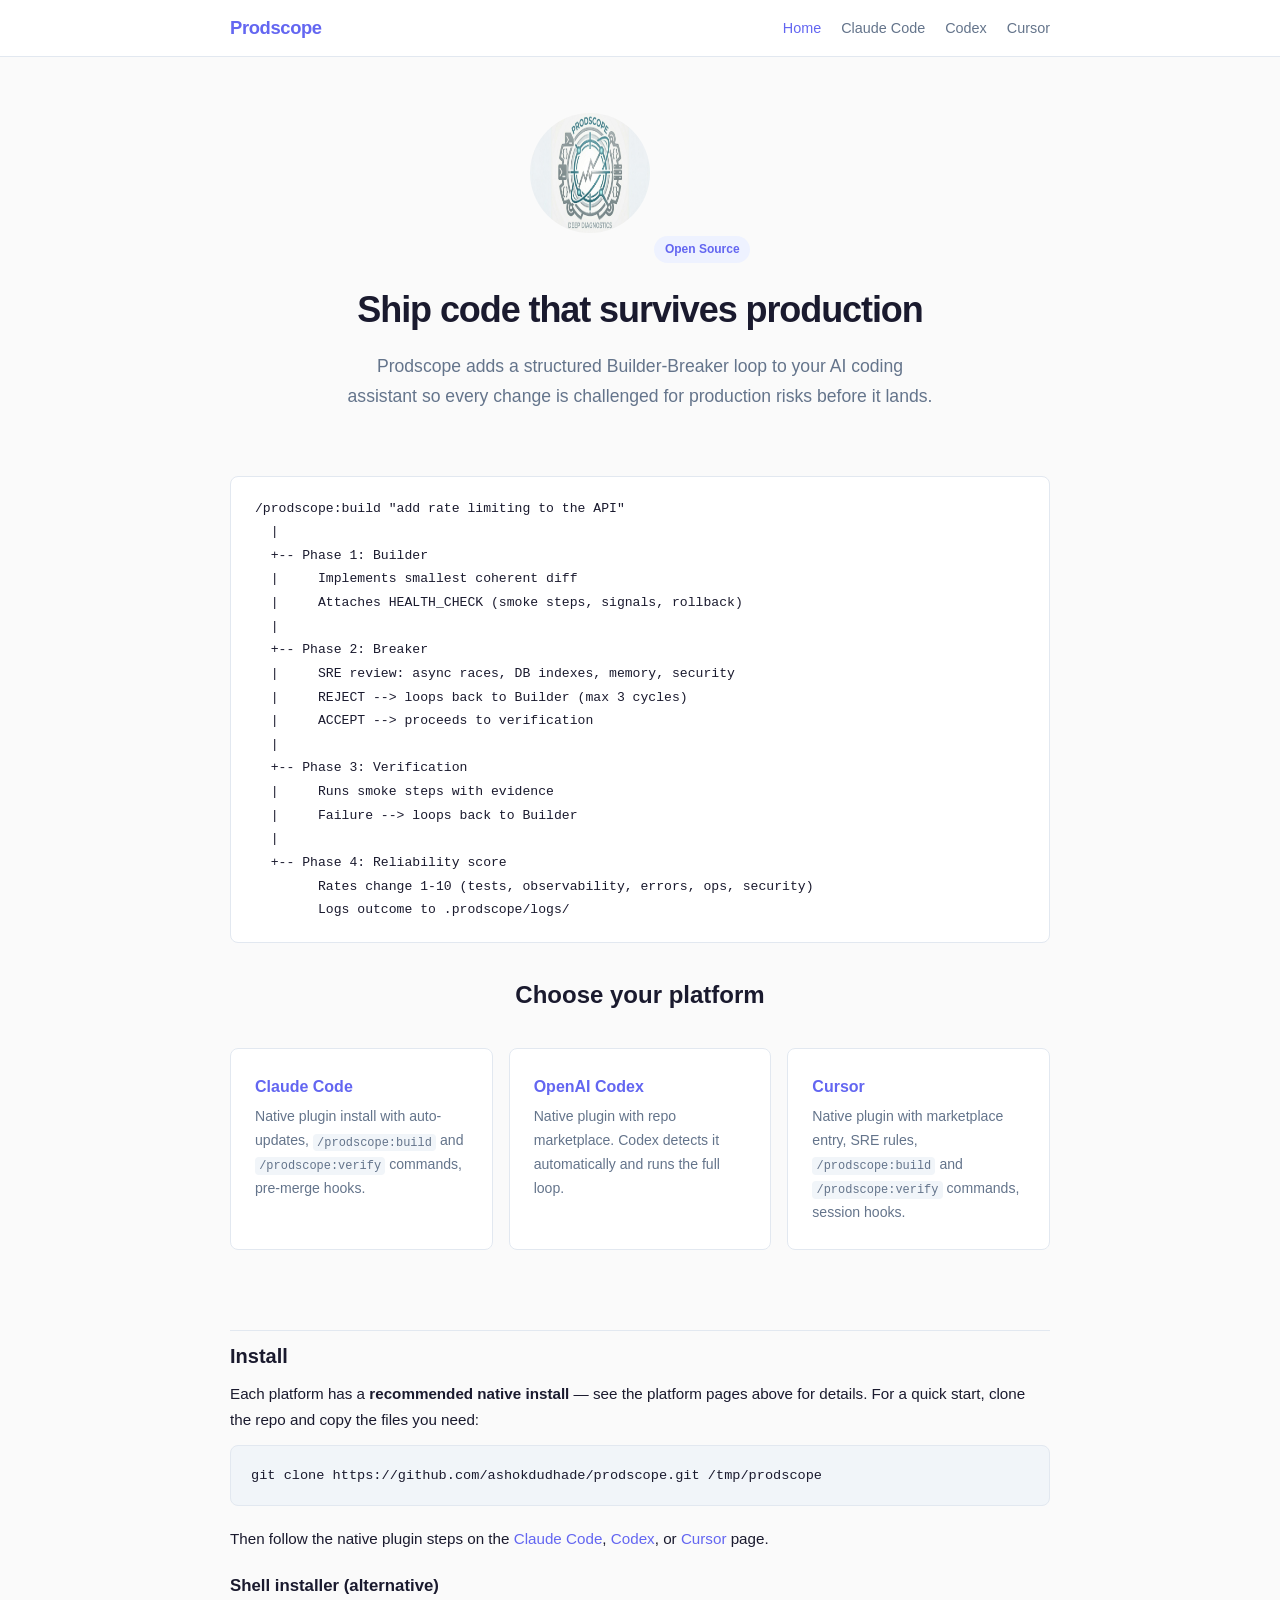
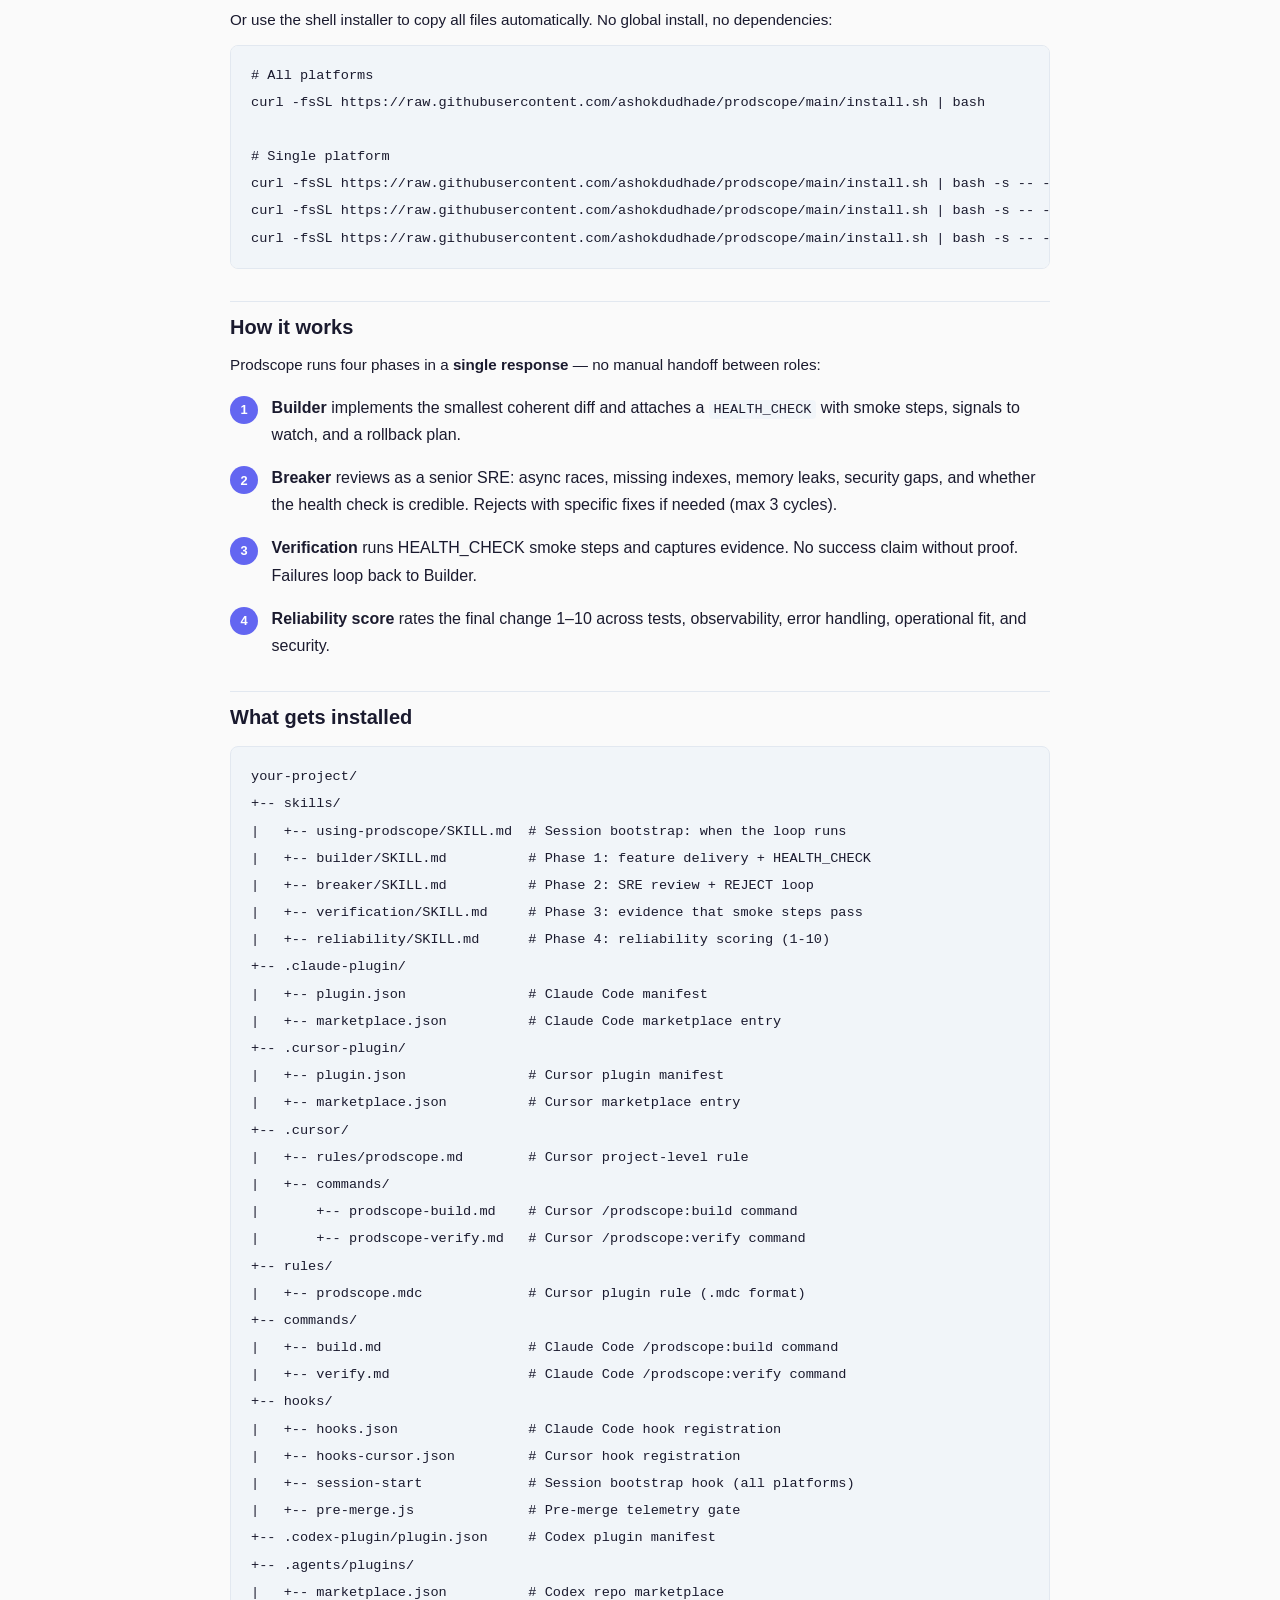
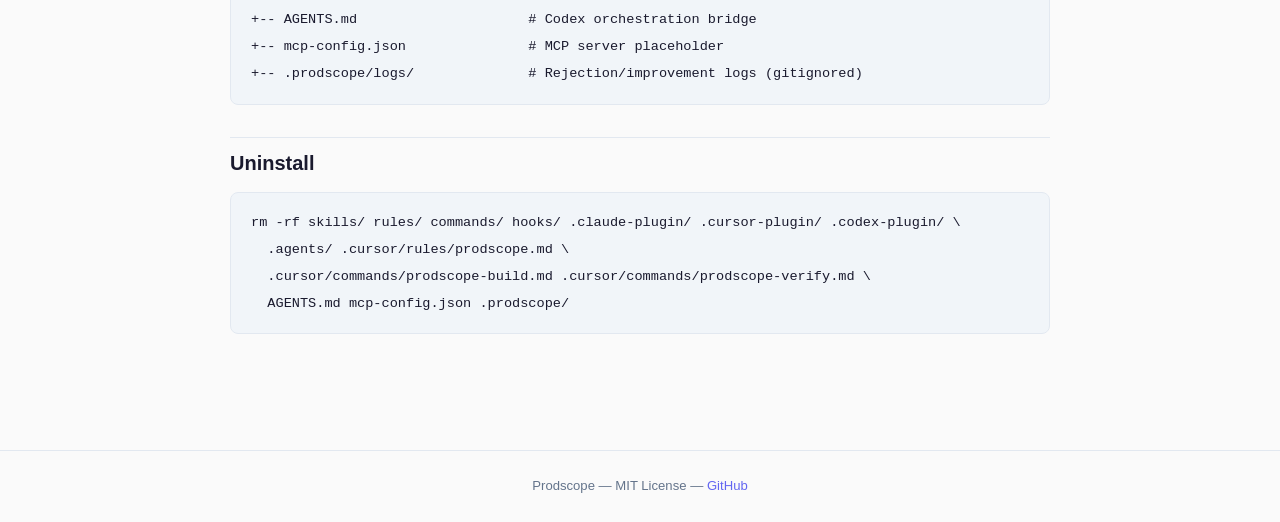
<file: docs/index.html>
<!DOCTYPE html>
<html lang="en">
<head>
  <meta charset="utf-8">
  <meta name="viewport" content="width=device-width,initial-scale=1">
  <title>Prodscope — Builder-Breaker Loop for AI Coding</title>
  <meta name="description" content="Operational-first agentic plugin: Builder ships code, Breaker catches production risks, every change scored for reliability.">
  <link rel="stylesheet" href="style.css">
</head>
<body>

<header>
  <div class="container">
    <a class="logo" href="index.html">Prod<span>scope</span></a>
    <nav>
      <a href="index.html" class="active">Home</a>
      <a href="claude-code.html">Claude Code</a>
      <a href="codex.html">Codex</a>
      <a href="cursor.html">Cursor</a>
    </nav>
  </div>
</header>

<main class="container">

  <section class="hero">
    <img src="logo.png" alt="Prodscope logo" class="hero-logo">
    <span class="badge">Open Source</span>
    <h1>Ship code that survives production</h1>
    <p>Prodscope adds a structured Builder-Breaker loop to your AI coding assistant so every change is challenged for production risks before it lands.</p>
  </section>

  <section class="diagram">/prodscope:build "add rate limiting to the API"
  |
  +-- Phase 1: Builder
  |     Implements smallest coherent diff
  |     Attaches HEALTH_CHECK (smoke steps, signals, rollback)
  |
  +-- Phase 2: Breaker
  |     SRE review: async races, DB indexes, memory, security
  |     REJECT --> loops back to Builder (max 3 cycles)
  |     ACCEPT --> proceeds to verification
  |
  +-- Phase 3: Verification
  |     Runs smoke steps with evidence
  |     Failure --> loops back to Builder
  |
  +-- Phase 4: Reliability score
        Rates change 1-10 (tests, observability, errors, ops, security)
        Logs outcome to .prodscope/logs/</section>

  <h2 style="text-align:center;margin-top:2rem">Choose your platform</h2>

  <div class="cards">
    <a class="card" href="claude-code.html">
      <h3>Claude Code</h3>
      <p>Native plugin install with auto-updates, <code>/prodscope:build</code> and <code>/prodscope:verify</code> commands, pre-merge hooks.</p>
    </a>
    <a class="card" href="codex.html">
      <h3>OpenAI Codex</h3>
      <p>Native plugin with repo marketplace. Codex detects it automatically and runs the full loop.</p>
    </a>
    <a class="card" href="cursor.html">
      <h3>Cursor</h3>
      <p>Native plugin with marketplace entry, SRE rules, <code>/prodscope:build</code> and <code>/prodscope:verify</code> commands, session hooks.</p>
    </a>
  </div>

  <section class="page" style="padding-top:1rem">
    <h2>Install</h2>
    <p>Each platform has a <strong>recommended native install</strong> &mdash; see the platform pages above for details. For a quick start, clone the repo and copy the files you need:</p>
    <pre><code>git clone https://github.com/ashokdudhade/prodscope.git /tmp/prodscope</code></pre>
    <p>Then follow the native plugin steps on the <a href="claude-code.html">Claude Code</a>, <a href="codex.html">Codex</a>, or <a href="cursor.html">Cursor</a> page.</p>

    <h3>Shell installer (alternative)</h3>
    <p>Or use the shell installer to copy all files automatically. No global install, no dependencies:</p>
    <pre><code># All platforms
curl -fsSL https://raw.githubusercontent.com/ashokdudhade/prodscope/main/install.sh | bash

# Single platform
curl -fsSL https://raw.githubusercontent.com/ashokdudhade/prodscope/main/install.sh | bash -s -- --claude-only
curl -fsSL https://raw.githubusercontent.com/ashokdudhade/prodscope/main/install.sh | bash -s -- --cursor-only
curl -fsSL https://raw.githubusercontent.com/ashokdudhade/prodscope/main/install.sh | bash -s -- --codex-only</code></pre>

    <h2>How it works</h2>
    <p>Prodscope runs four phases in a <strong>single response</strong> &mdash; no manual handoff between roles:</p>

    <div class="step">
      <div class="step-num">1</div>
      <div class="step-body">
        <strong>Builder</strong> implements the smallest coherent diff and attaches a <code>HEALTH_CHECK</code> with smoke steps, signals to watch, and a rollback plan.
      </div>
    </div>
    <div class="step">
      <div class="step-num">2</div>
      <div class="step-body">
        <strong>Breaker</strong> reviews as a senior SRE: async races, missing indexes, memory leaks, security gaps, and whether the health check is credible. Rejects with specific fixes if needed (max 3 cycles).
      </div>
    </div>
    <div class="step">
      <div class="step-num">3</div>
      <div class="step-body">
        <strong>Verification</strong> runs HEALTH_CHECK smoke steps and captures evidence. No success claim without proof. Failures loop back to Builder.
      </div>
    </div>
    <div class="step">
      <div class="step-num">4</div>
      <div class="step-body">
        <strong>Reliability score</strong> rates the final change 1&ndash;10 across tests, observability, error handling, operational fit, and security.
      </div>
    </div>

    <h2>What gets installed</h2>
    <pre><code>your-project/
+-- skills/
|   +-- using-prodscope/SKILL.md  # Session bootstrap: when the loop runs
|   +-- builder/SKILL.md          # Phase 1: feature delivery + HEALTH_CHECK
|   +-- breaker/SKILL.md          # Phase 2: SRE review + REJECT loop
|   +-- verification/SKILL.md     # Phase 3: evidence that smoke steps pass
|   +-- reliability/SKILL.md      # Phase 4: reliability scoring (1-10)
+-- .claude-plugin/
|   +-- plugin.json               # Claude Code manifest
|   +-- marketplace.json          # Claude Code marketplace entry
+-- .cursor-plugin/
|   +-- plugin.json               # Cursor plugin manifest
|   +-- marketplace.json          # Cursor marketplace entry
+-- .cursor/
|   +-- rules/prodscope.md        # Cursor project-level rule
|   +-- commands/
|       +-- prodscope-build.md    # Cursor /prodscope:build command
|       +-- prodscope-verify.md   # Cursor /prodscope:verify command
+-- rules/
|   +-- prodscope.mdc             # Cursor plugin rule (.mdc format)
+-- commands/
|   +-- build.md                  # Claude Code /prodscope:build command
|   +-- verify.md                 # Claude Code /prodscope:verify command
+-- hooks/
|   +-- hooks.json                # Claude Code hook registration
|   +-- hooks-cursor.json         # Cursor hook registration
|   +-- session-start             # Session bootstrap hook (all platforms)
|   +-- pre-merge.js              # Pre-merge telemetry gate
+-- .codex-plugin/plugin.json     # Codex plugin manifest
+-- .agents/plugins/
|   +-- marketplace.json          # Codex repo marketplace
+-- AGENTS.md                     # Codex orchestration bridge
+-- mcp-config.json               # MCP server placeholder
+-- .prodscope/logs/              # Rejection/improvement logs (gitignored)</code></pre>

    <h2>Uninstall</h2>
    <pre><code>rm -rf skills/ rules/ commands/ hooks/ .claude-plugin/ .cursor-plugin/ .codex-plugin/ \
  .agents/ .cursor/rules/prodscope.md \
  .cursor/commands/prodscope-build.md .cursor/commands/prodscope-verify.md \
  AGENTS.md mcp-config.json .prodscope/</code></pre>
  </section>

</main>

<footer>
  <div class="container">Prodscope &mdash; MIT License &mdash; <a href="https://github.com/ashokdudhade/prodscope">GitHub</a></div>
</footer>

</body>
</html>
</file>
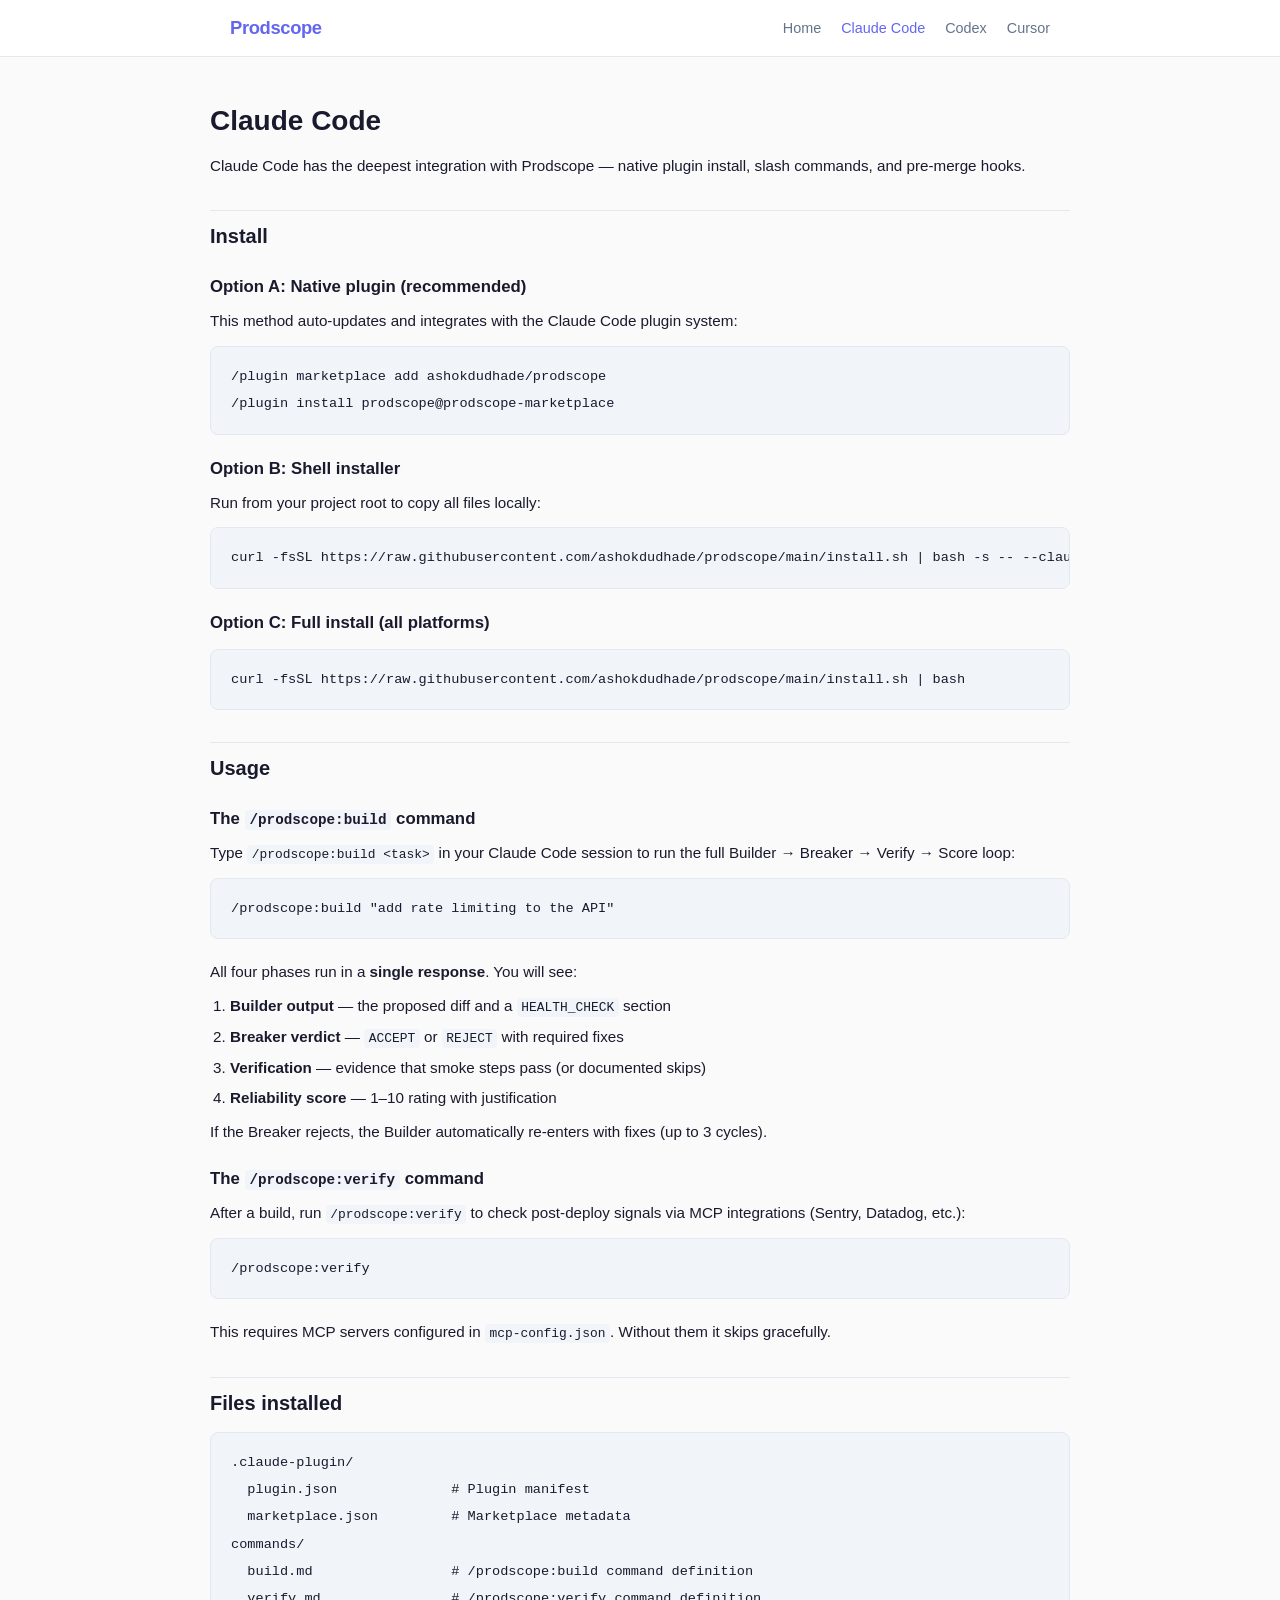
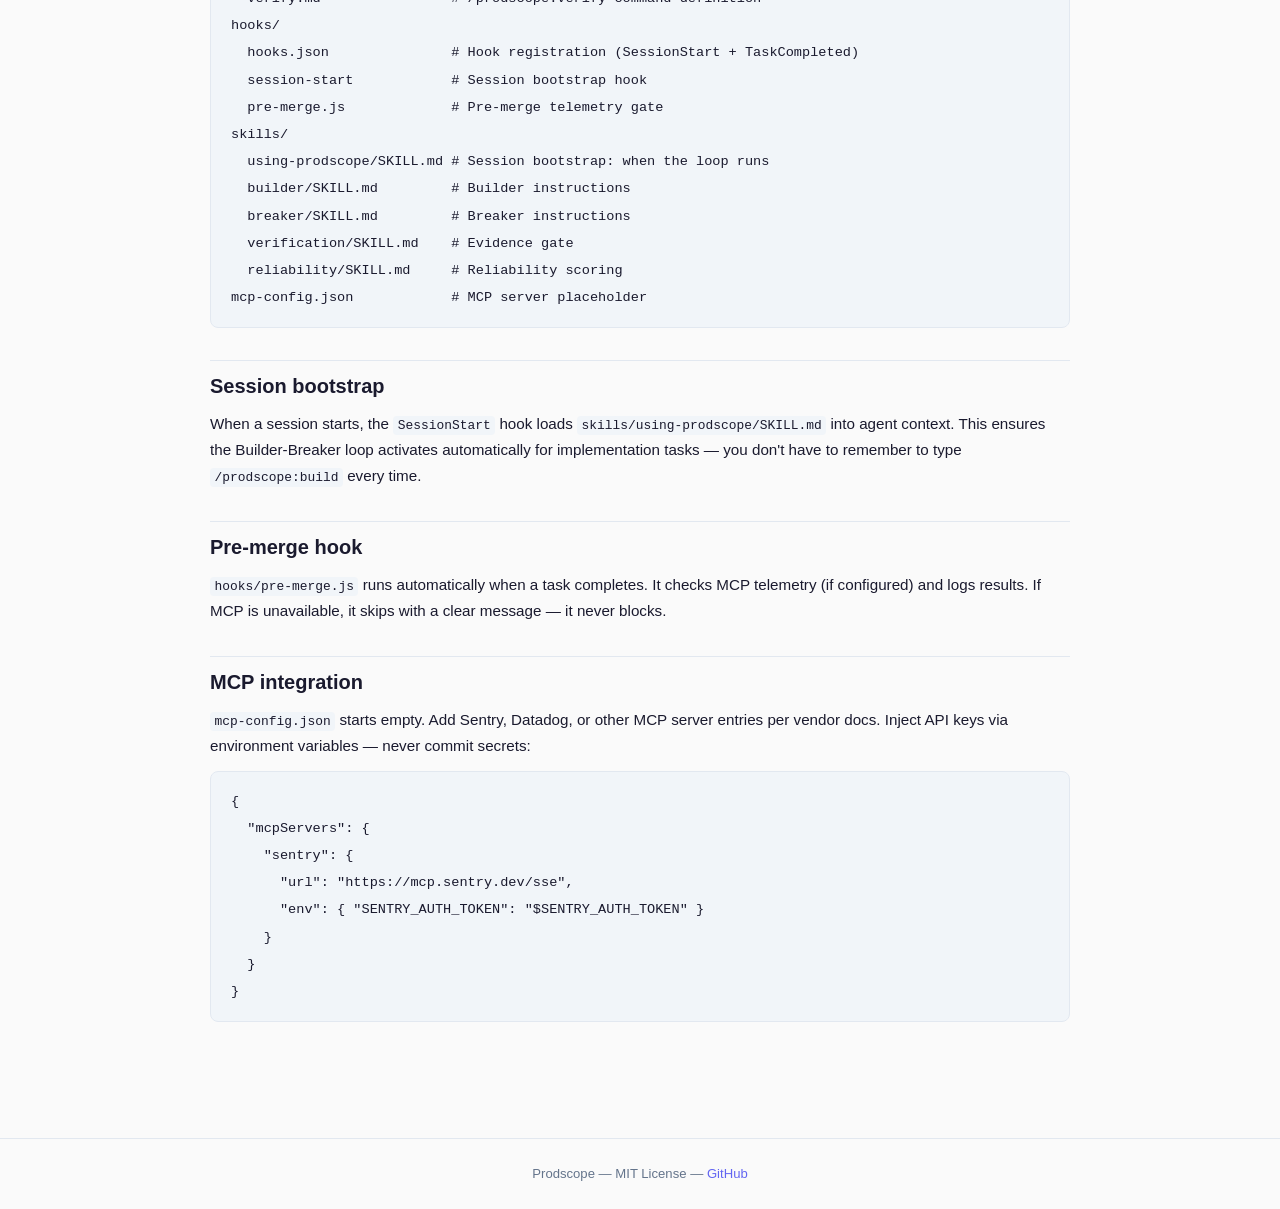
<file: docs/claude-code.html>
<!DOCTYPE html>
<html lang="en">
<head>
  <meta charset="utf-8">
  <meta name="viewport" content="width=device-width,initial-scale=1">
  <title>Prodscope &mdash; Claude Code Setup</title>
  <meta name="description" content="Install and use Prodscope with Claude Code: native plugin, /prodscope:build command, pre-merge hooks, and MCP verification.">
  <link rel="stylesheet" href="style.css">
</head>
<body>

<header>
  <div class="container">
    <a class="logo" href="index.html">Prod<span>scope</span></a>
    <nav>
      <a href="index.html">Home</a>
      <a href="claude-code.html" class="active">Claude Code</a>
      <a href="codex.html">Codex</a>
      <a href="cursor.html">Cursor</a>
    </nav>
  </div>
</header>

<main class="container page">

  <h1>Claude Code</h1>
  <p>Claude Code has the deepest integration with Prodscope &mdash; native plugin install, slash commands, and pre-merge hooks.</p>

  <h2>Install</h2>

  <h3>Option A: Native plugin (recommended)</h3>
  <p>This method auto-updates and integrates with the Claude Code plugin system:</p>
  <pre><code>/plugin marketplace add ashokdudhade/prodscope
/plugin install prodscope@prodscope-marketplace</code></pre>

  <h3>Option B: Shell installer</h3>
  <p>Run from your project root to copy all files locally:</p>
  <pre><code>curl -fsSL https://raw.githubusercontent.com/ashokdudhade/prodscope/main/install.sh | bash -s -- --claude-only</code></pre>

  <h3>Option C: Full install (all platforms)</h3>
  <pre><code>curl -fsSL https://raw.githubusercontent.com/ashokdudhade/prodscope/main/install.sh | bash</code></pre>

  <h2>Usage</h2>

  <h3>The <code>/prodscope:build</code> command</h3>
  <p>Type <code>/prodscope:build &lt;task&gt;</code> in your Claude Code session to run the full Builder &rarr; Breaker &rarr; Verify &rarr; Score loop:</p>
  <pre><code>/prodscope:build "add rate limiting to the API"</code></pre>
  <p>All four phases run in a <strong>single response</strong>. You will see:</p>
  <ol>
    <li><strong>Builder output</strong> &mdash; the proposed diff and a <code>HEALTH_CHECK</code> section</li>
    <li><strong>Breaker verdict</strong> &mdash; <code>ACCEPT</code> or <code>REJECT</code> with required fixes</li>
    <li><strong>Verification</strong> &mdash; evidence that smoke steps pass (or documented skips)</li>
    <li><strong>Reliability score</strong> &mdash; 1&ndash;10 rating with justification</li>
  </ol>
  <p>If the Breaker rejects, the Builder automatically re-enters with fixes (up to 3 cycles).</p>

  <h3>The <code>/prodscope:verify</code> command</h3>
  <p>After a build, run <code>/prodscope:verify</code> to check post-deploy signals via MCP integrations (Sentry, Datadog, etc.):</p>
  <pre><code>/prodscope:verify</code></pre>
  <p>This requires MCP servers configured in <code>mcp-config.json</code>. Without them it skips gracefully.</p>

  <h2>Files installed</h2>
  <pre><code>.claude-plugin/
  plugin.json              # Plugin manifest
  marketplace.json         # Marketplace metadata
commands/
  build.md                 # /prodscope:build command definition
  verify.md                # /prodscope:verify command definition
hooks/
  hooks.json               # Hook registration (SessionStart + TaskCompleted)
  session-start            # Session bootstrap hook
  pre-merge.js             # Pre-merge telemetry gate
skills/
  using-prodscope/SKILL.md # Session bootstrap: when the loop runs
  builder/SKILL.md         # Builder instructions
  breaker/SKILL.md         # Breaker instructions
  verification/SKILL.md    # Evidence gate
  reliability/SKILL.md     # Reliability scoring
mcp-config.json            # MCP server placeholder</code></pre>

  <h2>Session bootstrap</h2>
  <p>When a session starts, the <code>SessionStart</code> hook loads <code>skills/using-prodscope/SKILL.md</code> into agent context. This ensures the Builder-Breaker loop activates automatically for implementation tasks &mdash; you don't have to remember to type <code>/prodscope:build</code> every time.</p>

  <h2>Pre-merge hook</h2>
  <p><code>hooks/pre-merge.js</code> runs automatically when a task completes. It checks MCP telemetry (if configured) and logs results. If MCP is unavailable, it skips with a clear message &mdash; it never blocks.</p>

  <h2>MCP integration</h2>
  <p><code>mcp-config.json</code> starts empty. Add Sentry, Datadog, or other MCP server entries per vendor docs. Inject API keys via environment variables &mdash; never commit secrets:</p>
  <pre><code>{
  "mcpServers": {
    "sentry": {
      "url": "https://mcp.sentry.dev/sse",
      "env": { "SENTRY_AUTH_TOKEN": "$SENTRY_AUTH_TOKEN" }
    }
  }
}</code></pre>

</main>

<footer>
  <div class="container">Prodscope &mdash; MIT License &mdash; <a href="https://github.com/ashokdudhade/prodscope">GitHub</a></div>
</footer>

</body>
</html>
</file>
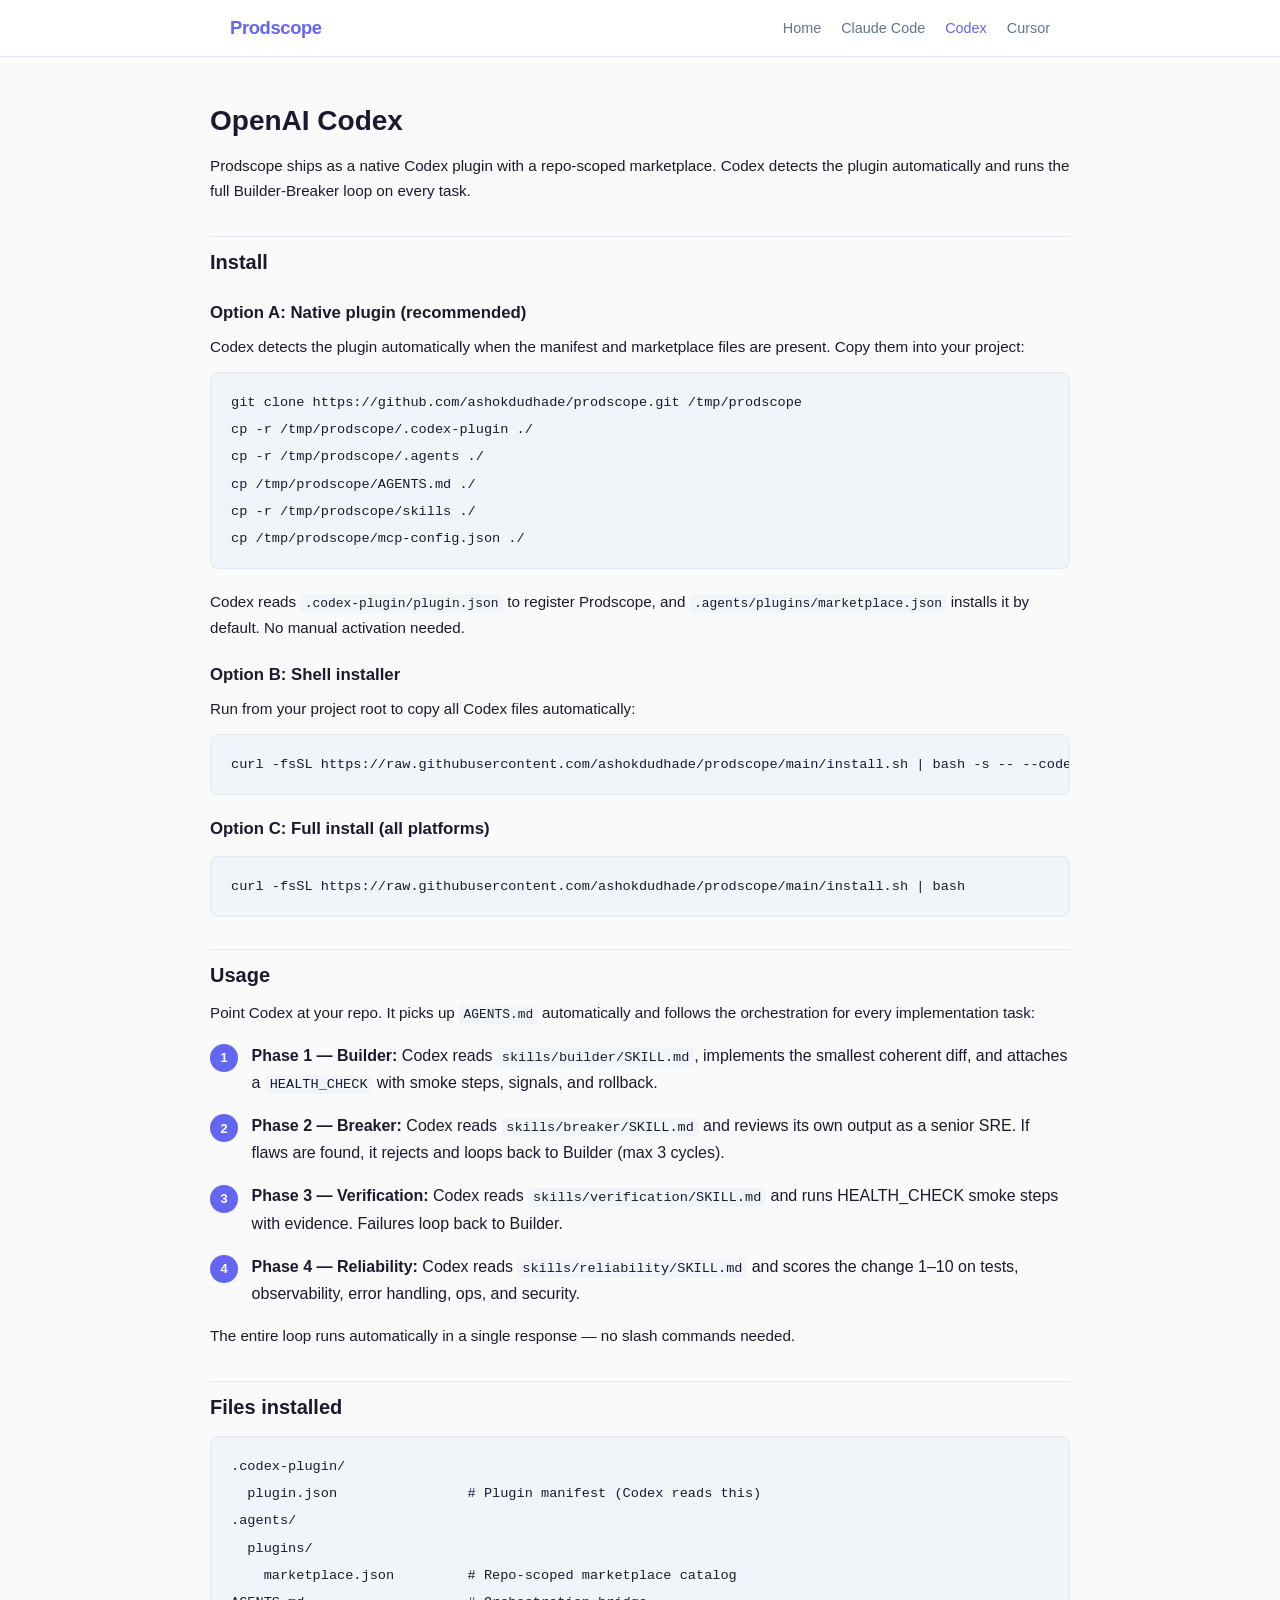
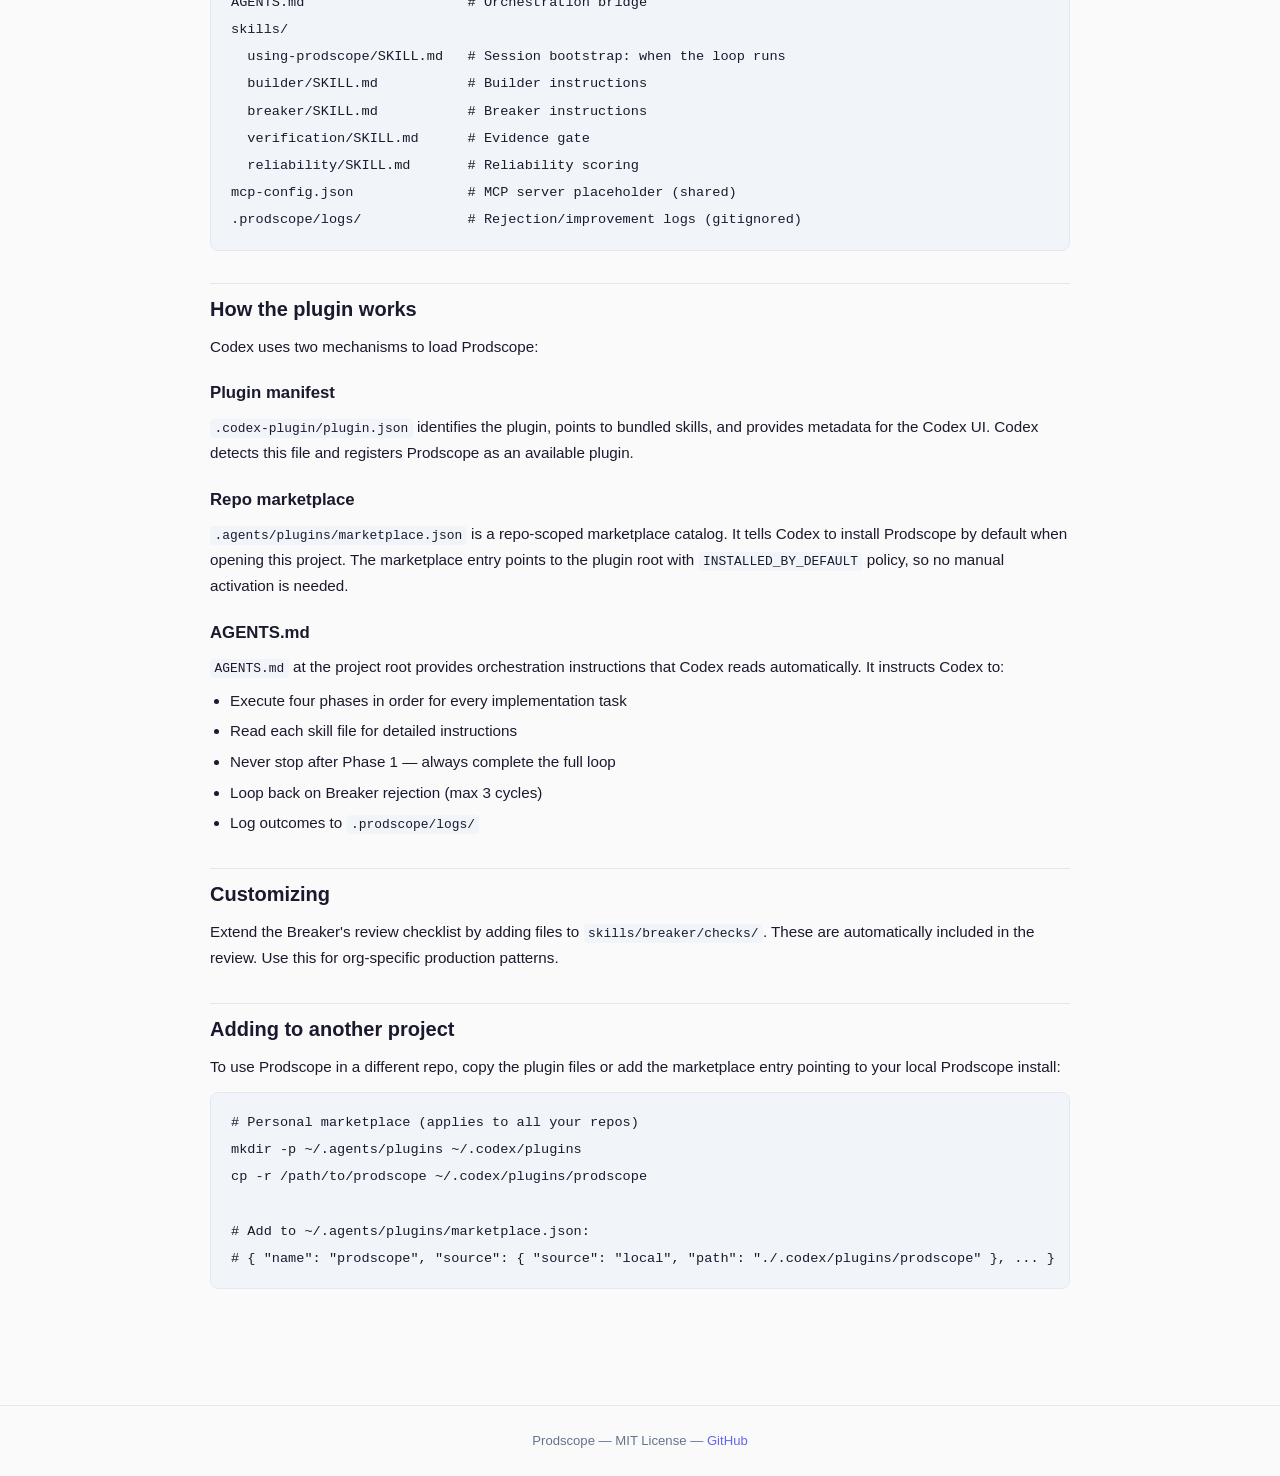
<file: docs/codex.html>
<!DOCTYPE html>
<html lang="en">
<head>
  <meta charset="utf-8">
  <meta name="viewport" content="width=device-width,initial-scale=1">
  <title>Prodscope &mdash; OpenAI Codex Setup</title>
  <meta name="description" content="Install and use Prodscope with OpenAI Codex: native plugin marketplace, AGENTS.md orchestration, skills-based workflow.">
  <link rel="stylesheet" href="style.css">
</head>
<body>

<header>
  <div class="container">
    <a class="logo" href="index.html">Prod<span>scope</span></a>
    <nav>
      <a href="index.html">Home</a>
      <a href="claude-code.html">Claude Code</a>
      <a href="codex.html" class="active">Codex</a>
      <a href="cursor.html">Cursor</a>
    </nav>
  </div>
</header>

<main class="container page">

  <h1>OpenAI Codex</h1>
  <p>Prodscope ships as a native Codex plugin with a repo-scoped marketplace. Codex detects the plugin automatically and runs the full Builder-Breaker loop on every task.</p>

  <h2>Install</h2>

  <h3>Option A: Native plugin (recommended)</h3>
  <p>Codex detects the plugin automatically when the manifest and marketplace files are present. Copy them into your project:</p>
  <pre><code>git clone https://github.com/ashokdudhade/prodscope.git /tmp/prodscope
cp -r /tmp/prodscope/.codex-plugin ./
cp -r /tmp/prodscope/.agents ./
cp /tmp/prodscope/AGENTS.md ./
cp -r /tmp/prodscope/skills ./
cp /tmp/prodscope/mcp-config.json ./</code></pre>
  <p>Codex reads <code>.codex-plugin/plugin.json</code> to register Prodscope, and <code>.agents/plugins/marketplace.json</code> installs it by default. No manual activation needed.</p>

  <h3>Option B: Shell installer</h3>
  <p>Run from your project root to copy all Codex files automatically:</p>
  <pre><code>curl -fsSL https://raw.githubusercontent.com/ashokdudhade/prodscope/main/install.sh | bash -s -- --codex-only</code></pre>

  <h3>Option C: Full install (all platforms)</h3>
  <pre><code>curl -fsSL https://raw.githubusercontent.com/ashokdudhade/prodscope/main/install.sh | bash</code></pre>

  <h2>Usage</h2>
  <p>Point Codex at your repo. It picks up <code>AGENTS.md</code> automatically and follows the orchestration for every implementation task:</p>

  <div class="step">
    <div class="step-num">1</div>
    <div class="step-body">
      <strong>Phase 1 &mdash; Builder:</strong> Codex reads <code>skills/builder/SKILL.md</code>, implements the smallest coherent diff, and attaches a <code>HEALTH_CHECK</code> with smoke steps, signals, and rollback.
    </div>
  </div>
  <div class="step">
    <div class="step-num">2</div>
    <div class="step-body">
      <strong>Phase 2 &mdash; Breaker:</strong> Codex reads <code>skills/breaker/SKILL.md</code> and reviews its own output as a senior SRE. If flaws are found, it rejects and loops back to Builder (max 3 cycles).
    </div>
  </div>
  <div class="step">
    <div class="step-num">3</div>
    <div class="step-body">
      <strong>Phase 3 &mdash; Verification:</strong> Codex reads <code>skills/verification/SKILL.md</code> and runs HEALTH_CHECK smoke steps with evidence. Failures loop back to Builder.
    </div>
  </div>
  <div class="step">
    <div class="step-num">4</div>
    <div class="step-body">
      <strong>Phase 4 &mdash; Reliability:</strong> Codex reads <code>skills/reliability/SKILL.md</code> and scores the change 1&ndash;10 on tests, observability, error handling, ops, and security.
    </div>
  </div>

  <p>The entire loop runs automatically in a single response &mdash; no slash commands needed.</p>

  <h2>Files installed</h2>
  <pre><code>.codex-plugin/
  plugin.json                # Plugin manifest (Codex reads this)
.agents/
  plugins/
    marketplace.json         # Repo-scoped marketplace catalog
AGENTS.md                    # Orchestration bridge
skills/
  using-prodscope/SKILL.md   # Session bootstrap: when the loop runs
  builder/SKILL.md           # Builder instructions
  breaker/SKILL.md           # Breaker instructions
  verification/SKILL.md      # Evidence gate
  reliability/SKILL.md       # Reliability scoring
mcp-config.json              # MCP server placeholder (shared)
.prodscope/logs/             # Rejection/improvement logs (gitignored)</code></pre>

  <h2>How the plugin works</h2>
  <p>Codex uses two mechanisms to load Prodscope:</p>

  <h3>Plugin manifest</h3>
  <p><code>.codex-plugin/plugin.json</code> identifies the plugin, points to bundled skills, and provides metadata for the Codex UI. Codex detects this file and registers Prodscope as an available plugin.</p>

  <h3>Repo marketplace</h3>
  <p><code>.agents/plugins/marketplace.json</code> is a repo-scoped marketplace catalog. It tells Codex to install Prodscope by default when opening this project. The marketplace entry points to the plugin root with <code>INSTALLED_BY_DEFAULT</code> policy, so no manual activation is needed.</p>

  <h3>AGENTS.md</h3>
  <p><code>AGENTS.md</code> at the project root provides orchestration instructions that Codex reads automatically. It instructs Codex to:</p>
  <ul>
    <li>Execute four phases in order for every implementation task</li>
    <li>Read each skill file for detailed instructions</li>
    <li>Never stop after Phase 1 &mdash; always complete the full loop</li>
    <li>Loop back on Breaker rejection (max 3 cycles)</li>
    <li>Log outcomes to <code>.prodscope/logs/</code></li>
  </ul>

  <h2>Customizing</h2>
  <p>Extend the Breaker's review checklist by adding files to <code>skills/breaker/checks/</code>. These are automatically included in the review. Use this for org-specific production patterns.</p>

  <h2>Adding to another project</h2>
  <p>To use Prodscope in a different repo, copy the plugin files or add the marketplace entry pointing to your local Prodscope install:</p>
  <pre><code># Personal marketplace (applies to all your repos)
mkdir -p ~/.agents/plugins ~/.codex/plugins
cp -r /path/to/prodscope ~/.codex/plugins/prodscope

# Add to ~/.agents/plugins/marketplace.json:
# { "name": "prodscope", "source": { "source": "local", "path": "./.codex/plugins/prodscope" }, ... }</code></pre>

</main>

<footer>
  <div class="container">Prodscope &mdash; MIT License &mdash; <a href="https://github.com/ashokdudhade/prodscope">GitHub</a></div>
</footer>

</body>
</html>
</file>
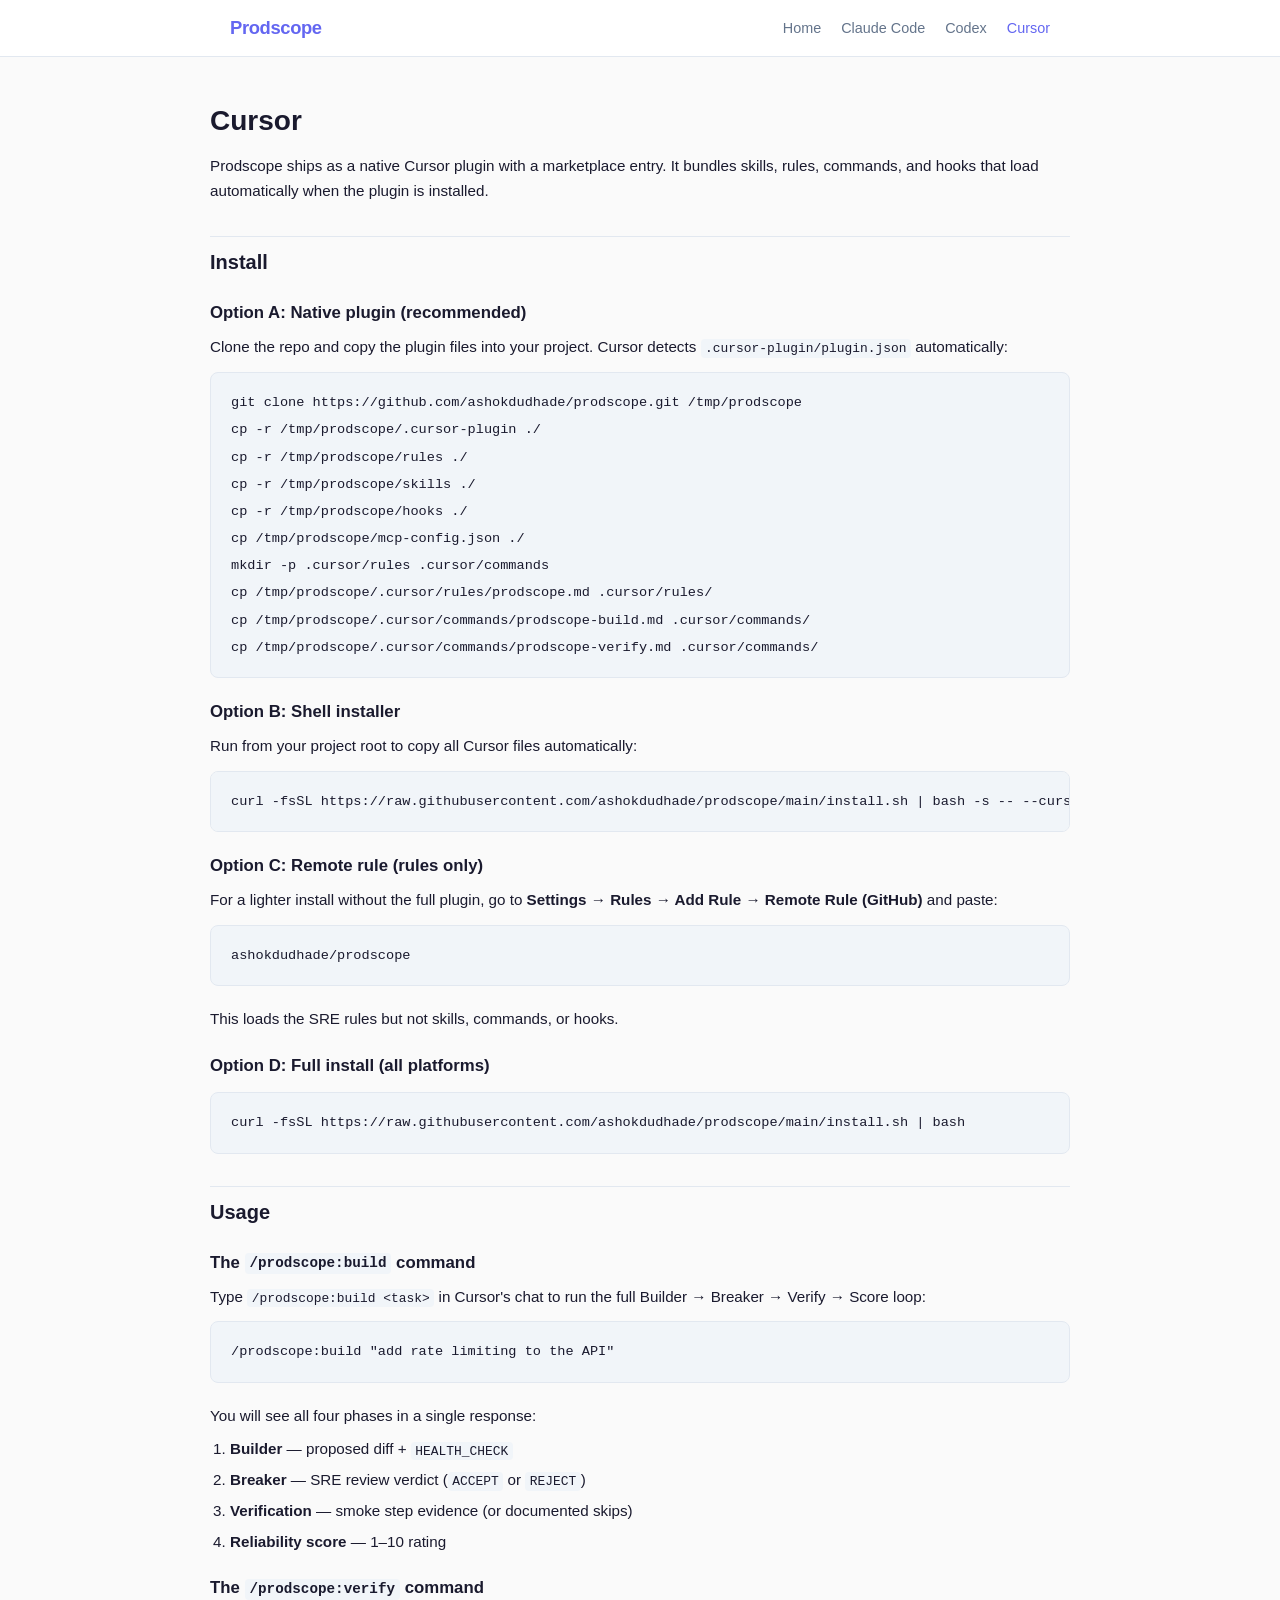
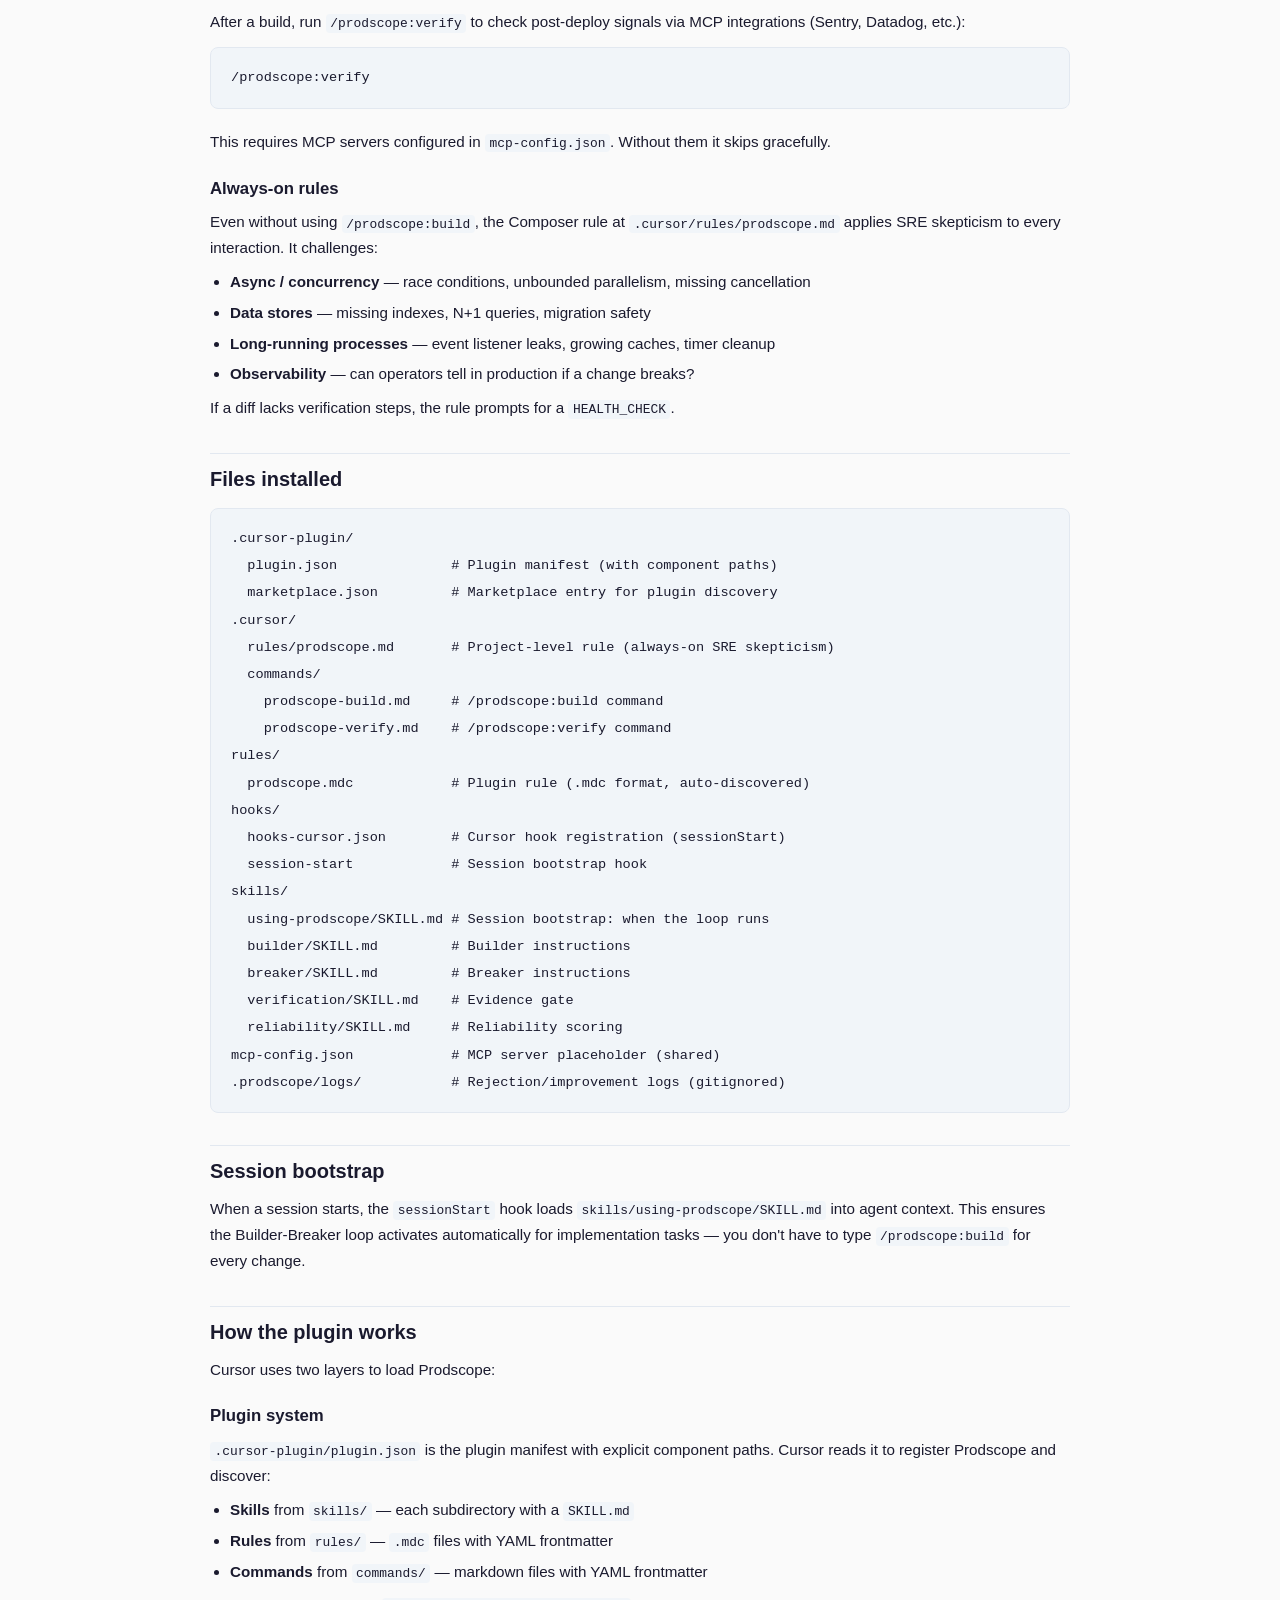
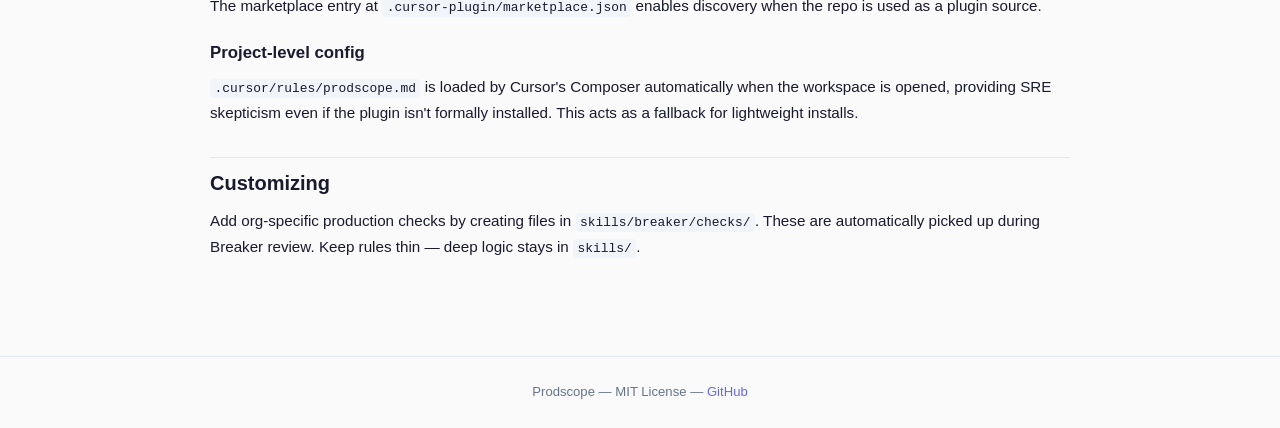
<file: docs/cursor.html>
<!DOCTYPE html>
<html lang="en">
<head>
  <meta charset="utf-8">
  <meta name="viewport" content="width=device-width,initial-scale=1">
  <title>Prodscope &mdash; Cursor Setup</title>
  <meta name="description" content="Install and use Prodscope with Cursor: native plugin with marketplace, /prodscope:build command, SRE rules, and skills-based workflow.">
  <link rel="stylesheet" href="style.css">
</head>
<body>

<header>
  <div class="container">
    <a class="logo" href="index.html">Prod<span>scope</span></a>
    <nav>
      <a href="index.html">Home</a>
      <a href="claude-code.html">Claude Code</a>
      <a href="codex.html">Codex</a>
      <a href="cursor.html" class="active">Cursor</a>
    </nav>
  </div>
</header>

<main class="container page">

  <h1>Cursor</h1>
  <p>Prodscope ships as a native Cursor plugin with a marketplace entry. It bundles skills, rules, commands, and hooks that load automatically when the plugin is installed.</p>

  <h2>Install</h2>

  <h3>Option A: Native plugin (recommended)</h3>
  <p>Clone the repo and copy the plugin files into your project. Cursor detects <code>.cursor-plugin/plugin.json</code> automatically:</p>
  <pre><code>git clone https://github.com/ashokdudhade/prodscope.git /tmp/prodscope
cp -r /tmp/prodscope/.cursor-plugin ./
cp -r /tmp/prodscope/rules ./
cp -r /tmp/prodscope/skills ./
cp -r /tmp/prodscope/hooks ./
cp /tmp/prodscope/mcp-config.json ./
mkdir -p .cursor/rules .cursor/commands
cp /tmp/prodscope/.cursor/rules/prodscope.md .cursor/rules/
cp /tmp/prodscope/.cursor/commands/prodscope-build.md .cursor/commands/
cp /tmp/prodscope/.cursor/commands/prodscope-verify.md .cursor/commands/</code></pre>

  <h3>Option B: Shell installer</h3>
  <p>Run from your project root to copy all Cursor files automatically:</p>
  <pre><code>curl -fsSL https://raw.githubusercontent.com/ashokdudhade/prodscope/main/install.sh | bash -s -- --cursor-only</code></pre>

  <h3>Option C: Remote rule (rules only)</h3>
  <p>For a lighter install without the full plugin, go to <strong>Settings &rarr; Rules &rarr; Add Rule &rarr; Remote Rule (GitHub)</strong> and paste:</p>
  <pre><code>ashokdudhade/prodscope</code></pre>
  <p>This loads the SRE rules but not skills, commands, or hooks.</p>

  <h3>Option D: Full install (all platforms)</h3>
  <pre><code>curl -fsSL https://raw.githubusercontent.com/ashokdudhade/prodscope/main/install.sh | bash</code></pre>

  <h2>Usage</h2>

  <h3>The <code>/prodscope:build</code> command</h3>
  <p>Type <code>/prodscope:build &lt;task&gt;</code> in Cursor's chat to run the full Builder &rarr; Breaker &rarr; Verify &rarr; Score loop:</p>
  <pre><code>/prodscope:build "add rate limiting to the API"</code></pre>
  <p>You will see all four phases in a single response:</p>
  <ol>
    <li><strong>Builder</strong> &mdash; proposed diff + <code>HEALTH_CHECK</code></li>
    <li><strong>Breaker</strong> &mdash; SRE review verdict (<code>ACCEPT</code> or <code>REJECT</code>)</li>
    <li><strong>Verification</strong> &mdash; smoke step evidence (or documented skips)</li>
    <li><strong>Reliability score</strong> &mdash; 1&ndash;10 rating</li>
  </ol>

  <h3>The <code>/prodscope:verify</code> command</h3>
  <p>After a build, run <code>/prodscope:verify</code> to check post-deploy signals via MCP integrations (Sentry, Datadog, etc.):</p>
  <pre><code>/prodscope:verify</code></pre>
  <p>This requires MCP servers configured in <code>mcp-config.json</code>. Without them it skips gracefully.</p>

  <h3>Always-on rules</h3>
  <p>Even without using <code>/prodscope:build</code>, the Composer rule at <code>.cursor/rules/prodscope.md</code> applies SRE skepticism to every interaction. It challenges:</p>
  <ul>
    <li><strong>Async / concurrency</strong> &mdash; race conditions, unbounded parallelism, missing cancellation</li>
    <li><strong>Data stores</strong> &mdash; missing indexes, N+1 queries, migration safety</li>
    <li><strong>Long-running processes</strong> &mdash; event listener leaks, growing caches, timer cleanup</li>
    <li><strong>Observability</strong> &mdash; can operators tell in production if a change breaks?</li>
  </ul>
  <p>If a diff lacks verification steps, the rule prompts for a <code>HEALTH_CHECK</code>.</p>

  <h2>Files installed</h2>
  <pre><code>.cursor-plugin/
  plugin.json              # Plugin manifest (with component paths)
  marketplace.json         # Marketplace entry for plugin discovery
.cursor/
  rules/prodscope.md       # Project-level rule (always-on SRE skepticism)
  commands/
    prodscope-build.md     # /prodscope:build command
    prodscope-verify.md    # /prodscope:verify command
rules/
  prodscope.mdc            # Plugin rule (.mdc format, auto-discovered)
hooks/
  hooks-cursor.json        # Cursor hook registration (sessionStart)
  session-start            # Session bootstrap hook
skills/
  using-prodscope/SKILL.md # Session bootstrap: when the loop runs
  builder/SKILL.md         # Builder instructions
  breaker/SKILL.md         # Breaker instructions
  verification/SKILL.md    # Evidence gate
  reliability/SKILL.md     # Reliability scoring
mcp-config.json            # MCP server placeholder (shared)
.prodscope/logs/           # Rejection/improvement logs (gitignored)</code></pre>

  <h2>Session bootstrap</h2>
  <p>When a session starts, the <code>sessionStart</code> hook loads <code>skills/using-prodscope/SKILL.md</code> into agent context. This ensures the Builder-Breaker loop activates automatically for implementation tasks &mdash; you don't have to type <code>/prodscope:build</code> for every change.</p>

  <h2>How the plugin works</h2>
  <p>Cursor uses two layers to load Prodscope:</p>

  <h3>Plugin system</h3>
  <p><code>.cursor-plugin/plugin.json</code> is the plugin manifest with explicit component paths. Cursor reads it to register Prodscope and discover:</p>
  <ul>
    <li><strong>Skills</strong> from <code>skills/</code> &mdash; each subdirectory with a <code>SKILL.md</code></li>
    <li><strong>Rules</strong> from <code>rules/</code> &mdash; <code>.mdc</code> files with YAML frontmatter</li>
    <li><strong>Commands</strong> from <code>commands/</code> &mdash; markdown files with YAML frontmatter</li>
  </ul>
  <p>The marketplace entry at <code>.cursor-plugin/marketplace.json</code> enables discovery when the repo is used as a plugin source.</p>

  <h3>Project-level config</h3>
  <p><code>.cursor/rules/prodscope.md</code> is loaded by Cursor's Composer automatically when the workspace is opened, providing SRE skepticism even if the plugin isn't formally installed. This acts as a fallback for lightweight installs.</p>

  <h2>Customizing</h2>
  <p>Add org-specific production checks by creating files in <code>skills/breaker/checks/</code>. These are automatically picked up during Breaker review. Keep rules thin &mdash; deep logic stays in <code>skills/</code>.</p>

</main>

<footer>
  <div class="container">Prodscope &mdash; MIT License &mdash; <a href="https://github.com/ashokdudhade/prodscope">GitHub</a></div>
</footer>

</body>
</html>
</file>
<file: docs/style.css>
*,*::before,*::after{box-sizing:border-box;margin:0;padding:0}
:root{
  --bg:#fafafa;--surface:#fff;--text:#1a1a2e;--muted:#64748b;
  --accent:#6366f1;--accent-light:#eef2ff;--border:#e2e8f0;
  --code-bg:#f1f5f9;--radius:8px;--max-w:860px;
  --font:-apple-system,BlinkMacSystemFont,"Segoe UI",Roboto,sans-serif;
  --mono:"SFMono-Regular",Consolas,"Liberation Mono",Menlo,monospace;
}
@media(prefers-color-scheme:dark){
  :root{
    --bg:#0f172a;--surface:#1e293b;--text:#e2e8f0;--muted:#94a3b8;
    --accent:#818cf8;--accent-light:#1e1b4b;--border:#334155;
    --code-bg:#0f172a;
  }
}
html{font-size:16px;scroll-behavior:smooth}
body{font-family:var(--font);color:var(--text);background:var(--bg);line-height:1.7}
a{color:var(--accent);text-decoration:none}
a:hover{text-decoration:underline}

/* layout */
.container{max-width:var(--max-w);margin:0 auto;padding:0 1.25rem}
header{background:var(--surface);border-bottom:1px solid var(--border);position:sticky;top:0;z-index:10}
header .container{display:flex;align-items:center;justify-content:space-between;height:56px}
.logo{font-weight:700;font-size:1.15rem;letter-spacing:-.02em}
.logo span{color:var(--accent)}
nav{display:flex;gap:1.25rem;font-size:.9rem}
nav a{color:var(--muted);font-weight:500}
nav a:hover,nav a.active{color:var(--accent);text-decoration:none}

/* hero */
.hero{padding:3.5rem 0 2.5rem;text-align:center}
.hero-logo{width:120px;height:120px;border-radius:50%;margin-bottom:1.25rem}
.hero h1{font-size:2.25rem;font-weight:800;letter-spacing:-.03em;margin-bottom:.75rem}
.hero p{color:var(--muted);font-size:1.1rem;max-width:600px;margin:0 auto}
.badge{display:inline-block;font-size:.75rem;font-weight:600;color:var(--accent);background:var(--accent-light);padding:.2rem .65rem;border-radius:999px;margin-bottom:1rem}

/* cards */
.cards{display:grid;grid-template-columns:repeat(auto-fit,minmax(240px,1fr));gap:1rem;margin:2rem 0}
.card{background:var(--surface);border:1px solid var(--border);border-radius:var(--radius);padding:1.5rem;transition:box-shadow .15s}
.card:hover{box-shadow:0 2px 12px rgba(0,0,0,.06)}
.card h3{font-size:1rem;margin-bottom:.35rem}
.card p{color:var(--muted);font-size:.88rem}

/* content pages */
.page{padding:2.5rem 0 4rem}
.page h1{font-size:1.75rem;font-weight:800;margin-bottom:.5rem}
.page h2{font-size:1.25rem;font-weight:700;margin:2rem 0 .5rem;padding-top:.5rem;border-top:1px solid var(--border)}
.page h3{font-size:1.05rem;font-weight:600;margin:1.25rem 0 .4rem}
.page p,.page li{color:var(--text);font-size:.95rem}
.page ul,.page ol{padding-left:1.25rem;margin:.5rem 0}
.page li{margin-bottom:.3rem}

/* code */
code{font-family:var(--mono);font-size:.85em;background:var(--code-bg);padding:.15em .35em;border-radius:4px}
pre{background:var(--code-bg);border:1px solid var(--border);border-radius:var(--radius);padding:1rem 1.25rem;overflow-x:auto;margin:.75rem 0 1.25rem}
pre code{background:none;padding:0;font-size:.85rem;line-height:1.6}

/* steps */
.step{display:flex;gap:.85rem;margin:1rem 0}
.step-num{flex-shrink:0;width:28px;height:28px;border-radius:50%;background:var(--accent);color:#fff;font-size:.8rem;font-weight:700;display:flex;align-items:center;justify-content:center;margin-top:.15rem}
.step-body{flex:1}

/* diagram */
.diagram{background:var(--surface);border:1px solid var(--border);border-radius:var(--radius);padding:1.25rem 1.5rem;margin:1.5rem 0;font-family:var(--mono);font-size:.82rem;line-height:1.8;white-space:pre;overflow-x:auto}

/* footer */
footer{border-top:1px solid var(--border);padding:1.5rem 0;text-align:center;color:var(--muted);font-size:.82rem;margin-top:2rem}

/* responsive */
@media(max-width:600px){
  .hero h1{font-size:1.6rem}
  nav{gap:.75rem;font-size:.82rem}
  .cards{grid-template-columns:1fr}
}
</file>
